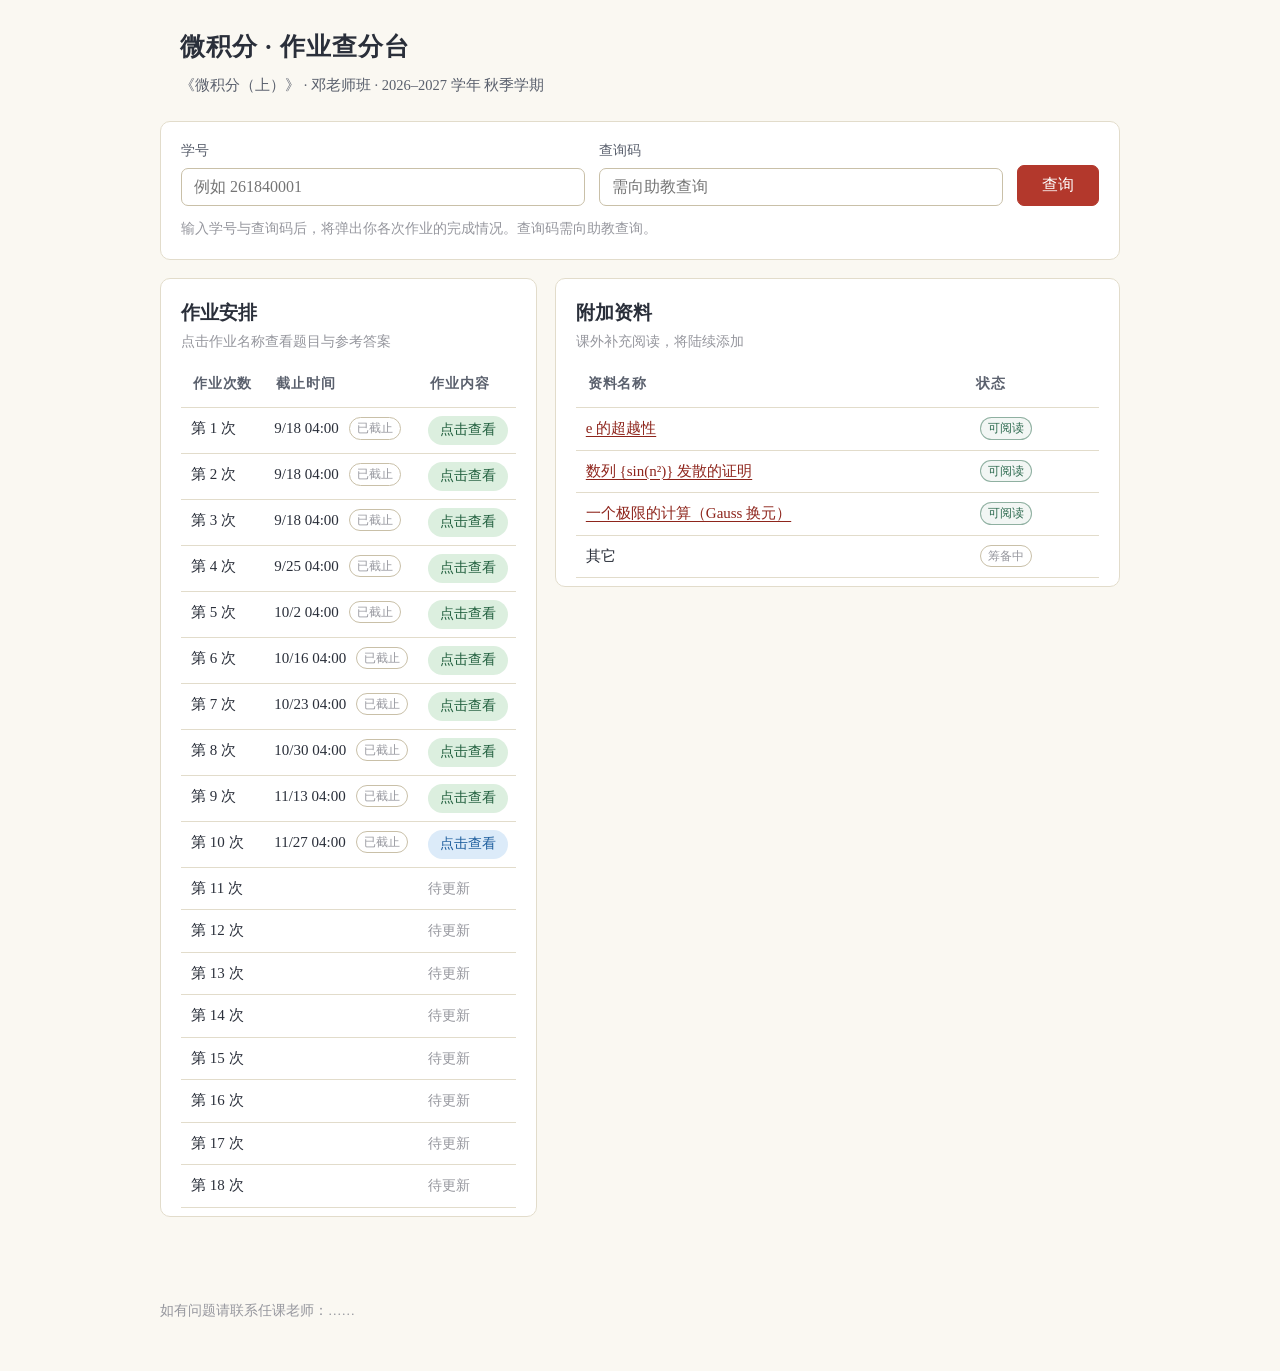
<file: index.html>
<!DOCTYPE html>
<html lang="zh-CN">
<head>
  <meta charset="UTF-8" />
  <meta name="viewport" content="width=device-width, initial-scale=1.0" />
  <title>微积分 · 作业查分台</title>
  <meta name="description" content="微积分课程作业完成情况与资料查询" />
  <link rel="icon" href="assets/img/favicon.svg" type="image/svg+xml" />
  <link rel="stylesheet" href="assets/vendor/katex/katex.min.css?v=20260908c" />
  <link rel="stylesheet" href="assets/css/style.css?v=20260908c" />
</head>
<body>
  <p id="demo-banner" class="demo-banner" hidden>
    演示模式：学号 <code>20260001</code> · 查询码 <code>20260001</code>
  </p>

  <header class="topbar">
    <h1 id="site-title">微积分 · 作业查分台</h1>
    <p class="topbar-sub" id="site-sub"></p>
  </header>

  <main class="page">
    <!-- 主页 -->
    <section id="view-home" class="view" data-view="home">
      <section class="login-band" aria-label="学生查询">
        <form id="login-form" class="login-form" novalidate>
          <label>
            <span>学号</span>
            <input id="login-sid" name="sid" type="text" inputmode="numeric" autocomplete="off"
                   placeholder="例如 261840001" required />
          </label>
          <label>
            <span>查询码</span>
            <input id="login-code" name="code" type="password" autocomplete="off"
                   placeholder="需向助教查询" required />
          </label>
          <button class="btn" type="submit">查询</button>
        </form>
        <p class="login-note">输入学号与查询码后，将弹出你各次作业的完成情况。查询码需向助教查询。</p>
        <p class="form-error" id="login-error" role="alert" hidden></p>
        <p class="whoami" id="whoami" hidden></p>
      </section>

      <div class="cols">
        <section class="panel" aria-labelledby="assign-head">
          <div class="panel-head">
            <h2 id="assign-head">作业安排</h2>
            <span class="muted">点击作业名称查看题目与参考答案</span>
          </div>
          <div class="table-wrap">
            <table class="tbl">
              <thead>
                <tr><th>作业次数</th><th>截止时间</th><th>作业内容</th></tr>
              </thead>
              <tbody id="assign-rows"></tbody>
            </table>
          </div>
        </section>

        <section class="panel" aria-labelledby="material-head">
          <div class="panel-head">
            <h2 id="material-head">附加资料</h2>
            <span class="muted">课外补充阅读，将陆续添加</span>
          </div>
          <div class="table-wrap">
            <table class="tbl">
              <thead>
                <tr><th>资料名称</th><th>状态</th></tr>
              </thead>
              <tbody id="material-rows"></tbody>
            </table>
          </div>
        </section>
      </div>
    </section>

    <!-- 作业详情 -->
    <section id="view-assignment" class="view" data-view="work" hidden>
      <p><a class="back" href="#/home">← 返回作业安排</a></p>
      <h2 id="work-title"></h2>
      <p class="muted" id="work-due"></p>
      <section class="paper" id="work-content" aria-label="作业题目"></section>
      <section class="paper" id="work-answer" aria-label="参考答案"></section>
    </section>

    <!-- 附加资料详情 -->
    <section id="view-material" class="view" data-view="material" hidden>
      <p><a class="back" href="#/home">← 返回主页</a></p>
      <h2 id="mat-title"></h2>
      <article class="paper" id="mat-content"></article>
    </section>
  </main>

  <footer class="footer">
    <p id="footer-contact"></p>
  </footer>

  <!-- 完成情况弹窗 -->
  <div class="modal-mask" id="status-modal" hidden>
    <div class="modal" role="dialog" aria-modal="true" aria-labelledby="status-modal-title">
      <div class="modal-head">
        <h2 id="status-modal-title">完成情况</h2>
        <button class="modal-close" id="modal-close" type="button" aria-label="关闭">×</button>
      </div>
      <p class="modal-note" id="modal-note"></p>
      <div class="table-wrap">
        <table class="tbl">
          <thead>
            <tr><th>作业次数</th><th>截止时间</th><th>完成状态</th><th>成绩</th><th>批注</th></tr>
          </thead>
          <tbody id="status-rows"></tbody>
        </table>
      </div>
        <p class="modal-note">成绩按档次给分：A 表示正确率 80% 以上，B 表示 60% 以上，C 表示 60% 以下；补交的显示「补交」．</p>
    </div>
  </div>

  <script src="assets/js/crypto-core.js?v=20261017a"></script>
  <script src="assets/vendor/marked/marked.min.js?v=20261017a"></script>
  <script src="assets/vendor/katex/katex.min.js?v=20261017a"></script>
  <script src="assets/js/app.js?v=20261017a"></script>
</body>
</html>
</file>
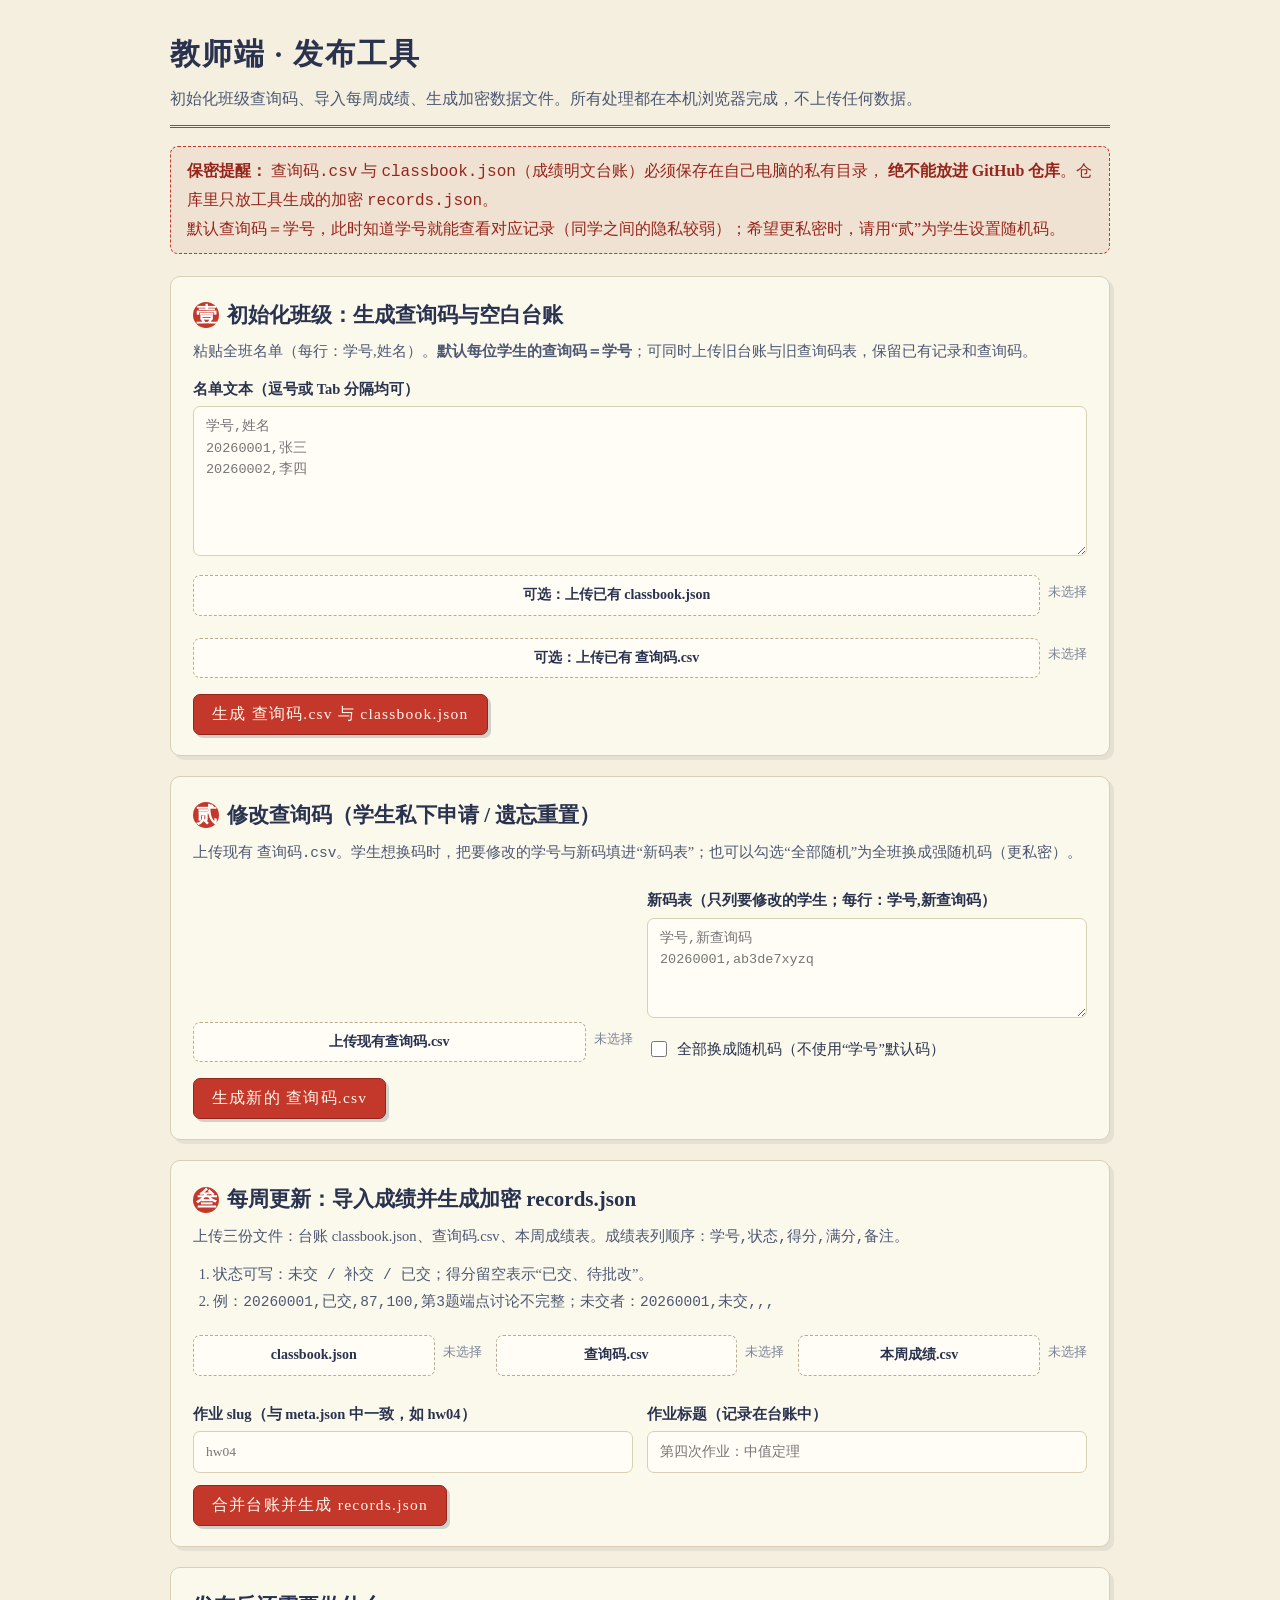
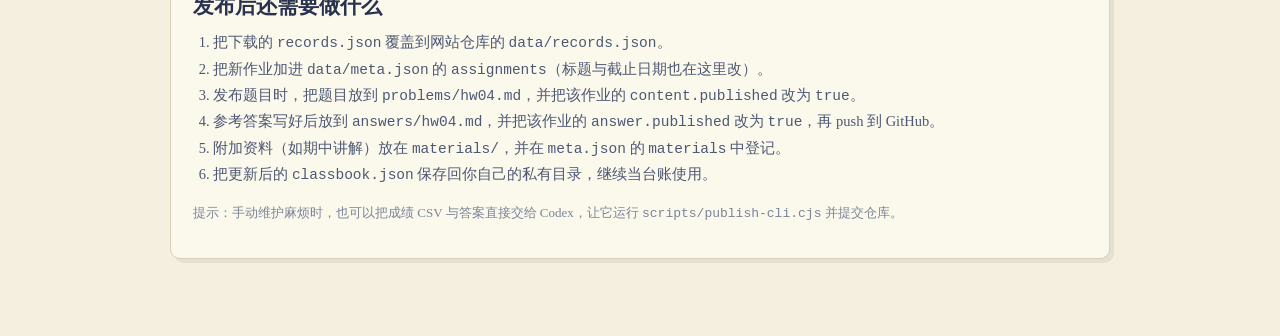
<file: tools/publish.html>
<!DOCTYPE html>
<html lang="zh-CN">
<head>
  <meta charset="UTF-8" />
  <meta name="viewport" content="width=device-width, initial-scale=1.0" />
  <title>教师端 · 发布工具</title>
  <style>
    :root {
      --ink: #29324e; --paper: #f4efdf; --paper2: #fbf8ec;
      --line: #d9cfb4; --red: #c3382b; --red-dark: #96251c;
      --green: #256b4b; --amber: #9a6a16;
    }
    * { box-sizing: border-box; }
    body {
      margin: 0; background: var(--paper); color: var(--ink);
      font-family: "Songti SC", "Noto Serif CJK SC", "SimSun", serif;
      font-size: 16px; line-height: 1.75;
    }
    .wrap { max-width: 980px; margin: 0 auto; padding: 28px 20px 70px; }
    header { border-bottom: 3px double var(--red); padding-bottom: 12px; margin-bottom: 18px; }
    header h1 { margin: 0; font-size: 30px; font-family: "Kaiti SC", "STKaiti", "KaiTi", serif; letter-spacing: .06em; }
    header p { margin: 4px 0 0; color: #4d5874; }
    .warn {
      border: 1.5px dashed var(--red); background: rgba(195,56,43,.07);
      padding: 10px 16px; border-radius: 8px; margin: 12px 0 22px; color: var(--red-dark);
    }
    .panel {
      background: var(--paper2); border: 1.5px solid var(--line);
      border-radius: 10px; padding: 20px 22px; margin-bottom: 20px;
      box-shadow: 4px 4px 0 rgba(41,50,78,.08);
    }
    .panel h2 { margin: 0 0 6px; font-family: "Kaiti SC","STKaiti","KaiTi",serif; font-size: 21px; }
    .panel > .desc { margin: 0 0 12px; color: #4d5874; font-size: 14.5px; }
    label { display: block; margin: 10px 0 4px; font-weight: 700; font-size: 14.5px; }
    textarea, input[type="text"] {
      width: 100%; border: 1.5px solid var(--line); border-radius: 7px;
      padding: 9px 12px; font: 13.5px/1.6 Consolas, Menlo, monospace;
      background: #fffdf6; color: var(--ink);
    }
    textarea { min-height: 150px; resize: vertical; }
    input[type="text"] { font-family: inherit; }
    .row { display: flex; gap: 14px; flex-wrap: wrap; align-items: flex-end; }
    .row > div { flex: 1 1 220px; }
    .btn {
      display: inline-block; border: 1.5px solid var(--red-dark); background: var(--red);
      color: #fff8ec; padding: 9px 18px; border-radius: 7px; cursor: pointer;
      font-size: 15.5px; font-family: "Kaiti SC","STKaiti","KaiTi",serif; letter-spacing: .08em;
      margin-top: 12px; box-shadow: 3px 3px 0 rgba(41,50,78,.2);
    }
    .btn:hover { background: var(--red-dark); }
    .btn:disabled { opacity: .5; cursor: not-allowed; }
    .btn.ghost {
      background: transparent; color: var(--ink); border-color: #b9ad90; box-shadow: none;
    }
    .filebox { display: flex; gap: 8px; align-items: center; }
    .filebox input[type="file"] { display: none; }
    .filelabel {
      border: 1.5px dashed #b9ad90; border-radius: 7px; padding: 7px 14px; cursor: pointer;
      background: #fffdf6; font-size: 14px; text-align: center; flex: 1;
    }
    .fname { font-size: 13px; color: #7b8498; word-break: break-all; }
    .log {
      margin-top: 14px; padding: 10px 14px; border-radius: 7px; font-size: 14px;
      background: rgba(37,107,75,.09); border: 1px solid var(--green); color: #1f563c;
      white-space: pre-wrap; font-family: Consolas, Menlo, monospace; display: none;
    }
    .log.error { background: rgba(195,56,43,.08); border-color: var(--red); color: var(--red-dark); }
    .log.warn { background: rgba(154,106,22,.1); border-color: var(--amber); color: #6d4a0b; }
    ol.tips { margin: 4px 0 0; padding-left: 1.4em; color: #4d5874; font-size: 14.5px; }
    .small { font-size: 13px; color: #7b8498; }
    .step { display: inline-flex; align-items: center; justify-content: center; width: 26px; height: 26px;
      border-radius: 50%; background: var(--red); color: #fff; font-weight: 700; margin-right: 8px; }
    .chk { display: inline-flex; align-items: center; gap: 7px; margin: 10px 0 0; font-weight: 400; }
    .chk input { width: 16px; height: 16px; }
  </style>
</head>
<body>
  <div class="wrap">
    <header>
      <h1>教师端 · 发布工具</h1>
      <p>初始化班级查询码、导入每周成绩、生成加密数据文件。所有处理都在本机浏览器完成，不上传任何数据。</p>
    </header>

    <div class="warn">
      <strong>保密提醒：</strong> <code>查询码.csv</code> 与 <code>classbook.json</code>（成绩明文台账）必须保存在自己电脑的私有目录，
      <b>绝不能放进 GitHub 仓库</b>。仓库里只放工具生成的加密 <code>records.json</code>。
      <br />默认查询码＝学号，此时知道学号就能查看对应记录（同学之间的隐私较弱）；希望更私密时，请用“贰”为学生设置随机码。
    </div>

    <!-- ① 初始化 -->
    <section class="panel">
      <h2><span class="step">壹</span>初始化班级：生成查询码与空白台账</h2>
      <p class="desc">粘贴全班名单（每行：学号,姓名）。<b>默认每位学生的查询码＝学号</b>；可同时上传旧台账与旧查询码表，保留已有记录和查询码。</p>
      <label for="roster">名单文本（逗号或 Tab 分隔均可）</label>
      <textarea id="roster" placeholder="学号,姓名&#10;20260001,张三&#10;20260002,李四"></textarea>
      <div class="filebox">
        <label class="filelabel" for="old-cb">可选：上传已有 classbook.json<input type="file" id="old-cb" accept=".json" /></label>
        <span class="fname" id="old-cb-name">未选择</span>
      </div>
      <div class="filebox" style="margin-top:8px">
        <label class="filelabel" for="old-keys">可选：上传已有 查询码.csv<input type="file" id="old-keys" accept=".csv,text/plain" /></label>
        <span class="fname" id="old-keys-name">未选择</span>
      </div>
      <button class="btn" id="btn-init" type="button">生成 查询码.csv 与 classbook.json</button>
      <div class="log" id="log-init"></div>
    </section>

    <!-- ② 改码 -->
    <section class="panel">
      <h2><span class="step">贰</span>修改查询码（学生私下申请 / 遗忘重置）</h2>
      <p class="desc">上传现有 <code>查询码.csv</code>。学生想换码时，把要修改的学号与新码填进“新码表”；也可以勾选“全部随机”为全班换成强随机码（更私密）。</p>
      <div class="row">
        <div class="filebox">
          <label class="filelabel" for="keys2">上传现有查询码.csv<input type="file" id="keys2" accept=".csv,text/plain" /></label>
          <span class="fname" id="keys2-name">未选择</span>
        </div>
        <div>
          <label for="newkeys">新码表（只列要修改的学生；每行：学号,新查询码）</label>
          <textarea id="newkeys" style="min-height:100px" placeholder="学号,新查询码&#10;20260001,ab3de7xyzq"></textarea>
          <label class="chk"><input type="checkbox" id="all-random" /> 全部换成随机码（不使用“学号”默认码）</label>
        </div>
      </div>
      <button class="btn" id="btn-rekey" type="button">生成新的 查询码.csv</button>
      <div class="log" id="log-rekey"></div>
    </section>

    <!-- ③ 发布 -->
    <section class="panel">
      <h2><span class="step">叁</span>每周更新：导入成绩并生成加密 records.json</h2>
      <p class="desc">上传三份文件：台账 classbook.json、查询码.csv、本周成绩表。成绩表列顺序：<code>学号,状态,得分,满分,备注</code>。</p>
      <ol class="tips">
        <li>状态可写：<code>未交 / 补交 / 已交</code>；得分留空表示“已交、待批改”。</li>
        <li>例：<code>20260001,已交,87,100,第3题端点讨论不完整</code>；未交者：<code>20260001,未交,,,</code></li>
      </ol>
      <div class="row" style="margin-top:10px">
        <div class="filebox">
          <label class="filelabel" for="cb3">classbook.json<input type="file" id="cb3" accept=".json" /></label>
          <span class="fname" id="cb3-name">未选择</span>
        </div>
        <div class="filebox">
          <label class="filelabel" for="keys3">查询码.csv<input type="file" id="keys3" accept=".csv,text/plain" /></label>
          <span class="fname" id="keys3-name">未选择</span>
        </div>
        <div class="filebox">
          <label class="filelabel" for="grades">本周成绩.csv<input type="file" id="grades" accept=".csv,text/plain" /></label>
          <span class="fname" id="grades-name">未选择</span>
        </div>
      </div>
      <div class="row" style="margin-top:12px">
        <div>
          <label for="slug">作业 slug（与 meta.json 中一致，如 hw04）</label>
          <input type="text" id="slug" placeholder="hw04" />
        </div>
        <div>
          <label for="awtitle">作业标题（记录在台账中）</label>
          <input type="text" id="awtitle" placeholder="第四次作业：中值定理" />
        </div>
      </div>
      <button class="btn" id="btn-publish" type="button">合并台账并生成 records.json</button>
      <div class="log" id="log-publish"></div>
    </section>

    <section class="panel">
      <h2>发布后还需要做什么</h2>
      <ol class="tips">
        <li>把下载的 <code>records.json</code> 覆盖到网站仓库的 <code>data/records.json</code>。</li>
        <li>把新作业加进 <code>data/meta.json</code> 的 <code>assignments</code>（标题与截止日期也在这里改）。</li>
        <li>发布题目时，把题目放到 <code>problems/hw04.md</code>，并把该作业的 <code>content.published</code> 改为 <code>true</code>。</li>
        <li>参考答案写好后放到 <code>answers/hw04.md</code>，并把该作业的 <code>answer.published</code> 改为 <code>true</code>，再 push 到 GitHub。</li>
        <li>附加资料（如期中讲解）放在 <code>materials/</code>，并在 <code>meta.json</code> 的 <code>materials</code> 中登记。</li>
        <li>把更新后的 <code>classbook.json</code> 保存回你自己的私有目录，继续当台账使用。</li>
      </ol>
      <p class="small">提示：手动维护麻烦时，也可以把成绩 CSV 与答案直接交给 Codex，让它运行 <code>scripts/publish-cli.cjs</code> 并提交仓库。</p>
    </section>
  </div>

  <script src="../assets/js/crypto-core.js"></script>
  <script src="../assets/js/publish-logic.js"></script>
  <script>
    (function () {
      "use strict";
      function download(filename, text) {
        var blob = new Blob([text], { type: "text/plain;charset=utf-8" });
        var a = document.createElement("a");
        a.href = URL.createObjectURL(blob);
        a.download = filename;
        document.body.appendChild(a);
        a.click();
        setTimeout(function () {
          URL.revokeObjectURL(a.href);
          a.remove();
        }, 300);
      }
      function readFile(file) {
        return new Promise(function (resolve, reject) {
          var r = new FileReader();
          r.onload = function () { resolve(String(r.result)); };
          r.onerror = function () { reject(new Error("文件读取失败")); };
          r.readAsText(file, "utf-8");
        });
      }
      function logTo(box, text, kind) {
        box.textContent = text;
        box.className = "log" + (kind ? " " + kind : "");
        box.style.display = "block";
      }
      function stamp() {
        var d = new Date();
        return d.getFullYear() + String(d.getMonth() + 1).padStart(2, "0") + String(d.getDate()).padStart(2, "0");
      }
      function showFileName(input, span) {
        input.addEventListener("change", function () {
          span.textContent = input.files && input.files[0] ? input.files[0].name : "未选择";
        });
      }
      showFileName(document.getElementById("old-cb"), document.getElementById("old-cb-name"));
      showFileName(document.getElementById("old-keys"), document.getElementById("old-keys-name"));
      showFileName(document.getElementById("keys2"), document.getElementById("keys2-name"));
      showFileName(document.getElementById("cb3"), document.getElementById("cb3-name"));
      showFileName(document.getElementById("keys3"), document.getElementById("keys3-name"));
      showFileName(document.getElementById("grades"), document.getElementById("grades-name"));

      function jsonText(obj) {
        return JSON.stringify(obj, null, 2);
      }

      /* 壹：初始化 */
      document.getElementById("btn-init").addEventListener("click", async function () {
        var box = document.getElementById("log-init");
        try {
          var text = document.getElementById("roster").value.trim();
          if (!text) { logTo(box, "请先粘贴名单（每行：学号,姓名）。", "error"); return; }
          var roster = CalcPublish.parseRoster(text);
          if (!roster.length) { logTo(box, "名单解析为空，请检查格式。", "error"); return; }

          var oldCb = null;
          var f = document.getElementById("old-cb").files[0];
          if (f) oldCb = JSON.parse(await readFile(f));
          var cb = CalcPublish.classbookFromRoster(roster, oldCb);

          var keysMap = {};
          var kf = document.getElementById("old-keys").files[0];
          if (kf) {
            var oldKeys = CalcPublish.parseKeys(await readFile(kf));
            oldKeys.list.forEach(function (k) { keysMap[k.sid] = k.code; });
          }
          cb.students.forEach(function (s) {
            if (!keysMap[s.sid]) keysMap[s.sid] = s.sid;
          });
          var keysCsv = CalcPublish.makeKeysCsv(cb.students, keysMap);
          download("查询码-" + stamp() + ".csv", keysCsv);
          download("classbook.json", jsonText(cb));
          logTo(box,
            "成功生成 " + cb.students.length + " 名学生的查询码" +
            (kf ? "（保留已有查询码；新增学生默认查询码＝学号）" : "（默认每位学生查询码＝学号）") + "。\n" +
            "下载了两个文件：\n" +
            "  · 查询码-*.csv  → 发布时上传到“叁”，切勿放进仓库；\n" +
            "  · classbook.json → 存放在私有目录作台账。");
        } catch (e) {
          logTo(box, "出错了：" + e.message, "error");
        }
      });

      /* 贰：修改查询码 */
      document.getElementById("btn-rekey").addEventListener("click", async function () {
        var box = document.getElementById("log-rekey");
        try {
          var f = document.getElementById("keys2").files[0];
          if (!f) { logTo(box, "请先上传现有 查询码.csv。", "error"); return; }
          var old = CalcPublish.parseKeys(await readFile(f));
          var newText = document.getElementById("newkeys").value.trim();
          var newRows = newText ? CalcPublish.parseTable(newText) : [];
          var newMap = {};
          var notFound = [];
          newRows.forEach(function (r) {
            if (r[0] && r[1]) {
              newMap[String(r[0]).trim()] = String(r[1]).trim();
              if (!old.map[String(r[0]).trim()]) notFound.push(String(r[0]).trim());
            }
          });
          var allRandom = document.getElementById("all-random").checked;
          if (!newText && !allRandom) {
            logTo(box, "请填写“新码表”（学号,新查询码），或勾选“全部换成随机码”。", "error");
            return;
          }
          var lines = ["学号,姓名,查询码"];
          var changed = 0;
          old.list.forEach(function (k) {
            var code;
            if (allRandom) code = CalcCrypto.randomCode(10);
            else if (newMap[k.sid]) code = newMap[k.sid];
            else code = k.code;
            if (code !== k.code) changed++;
            lines.push(k.sid + "," + (k.name || k.sid) + "," + code);
          });
          download("查询码-" + stamp() + ".csv", "\uFEFF" + lines.join("\r\n"));
          var msg =
            "已生成新查询码表，共 " + (lines.length - 1) + " 条，其中 " + changed + " 条发生修改。\n" +
            (allRandom ? "已为全部学生换成随机码。\n" : "未列入新码表的学生保持原码（默认＝学号）。\n") +
            "新码请私下告知学生，并重新运行“叁”生成 records.json 后发布。";
          if (notFound.length) msg += "\n提醒：新码表里有 " + notFound.length + " 个学号不在现有查询码表中：" + notFound.join("、");
          logTo(box, msg, notFound.length ? "warn" : "");
        } catch (e) {
          logTo(box, "出错了：" + e.message, "error");
        }
      });

      /* 叁：发布 */
      document.getElementById("btn-publish").addEventListener("click", async function () {
        var box = document.getElementById("log-publish");
        try {
          var cbFile = document.getElementById("cb3").files[0];
          var keysFile = document.getElementById("keys3").files[0];
          var gradeFile = document.getElementById("grades").files[0];
          var slug = document.getElementById("slug").value.trim();
          var title = document.getElementById("awtitle").value.trim();
          if (!cbFile || !keysFile || !gradeFile) {
            logTo(box, "请上传 classbook.json、查询码.csv、成绩表 CSV 三份文件。", "error");
            return;
          }
          if (!slug) { logTo(box, "请填写作业 slug，例如 hw04。", "error"); return; }
          var cb = JSON.parse(await readFile(cbFile));
          var keys = CalcPublish.parseKeys(await readFile(keysFile));
          var gradeText = await readFile(gradeFile);
          var grades = CalcPublish.parseGrades(gradeText);
          if (!grades.length) { logTo(box, "成绩表解析为空，请检查列格式：学号,状态,得分,满分,备注。", "error"); return; }
          var warnings = CalcPublish.mergeGrades(cb, grades, slug);
          cb.course = cb.course || {};
          cb.course.assignments = cb.course.assignments || [];
          if (title && !cb.course.assignments.some(function (a) { return a.slug === slug; })) {
            cb.course.assignments.push({ slug: slug, title: title });
          }
          var result = await CalcPublish.buildRecords(cb, keys.map);
          if (result.missingKeys && result.missingKeys.length) {
            logTo(box, "以下学生缺少查询码，无法加密：" + result.missingKeys.join("、") +
              "\n请先在“贰”中补齐，再重新发布。", "error");
            return;
          }
          download("classbook.json", jsonText(cb));
          download("records.json", jsonText(result));
          var msg =
            "成功合并 " + grades.length + " 条成绩（作业 " + slug + "）。\n" +
            "下载了两个文件：\n" +
            "  · classbook.json → 覆盖保存到你的私有目录；\n" +
            "  · records.json → 覆盖到网站仓库 data/records.json。\n" +
            "生成时间：" + result.generatedAt + "；学生数：" + result.studentCount;
          if (warnings.length) msg += "\n\n提醒：\n" + warnings.join("\n");
          logTo(box, msg, warnings.length ? "warn" : "");
        } catch (e) {
          logTo(box, "出错了：" + e.message, "error");
        }
      });
    })();
  </script>
</body>
</html>
</file>
<file: assets/css/style.css>
/* ============================================================
   微积分 · 作业查分台 —— 简约版
   ============================================================ */

:root {
  --bg: #faf8f2;
  --card: #ffffff;
  --line: #e2dccb;
  --line-strong: #c9c0a8;
  --ink: #2a2f3a;
  --ink-2: #5a606d;
  --ink-3: #96979e;
  --red: #b3382c;
  --red-dark: #8e251c;
  --amber: #8f6a13;
  --green: #2d6a4f;
  --orange: #ad4a15;
  --serif: "Source Han Serif SC", "Noto Serif CJK SC", "Songti SC", "STSong", "SimSun", serif;
  --num: "Palatino Linotype", "Book Antiqua", "Times New Roman", "Songti SC", serif;
}

* { box-sizing: border-box; }
[hidden] { display: none !important; }

html { -webkit-text-size-adjust: 100%; }

body {
  margin: 0;
  background: var(--bg);
  color: var(--ink);
  font-family: var(--serif);
  font-size: 16px;
  line-height: 1.7;
  -webkit-font-smoothing: antialiased;
}

::selection { background: rgba(179, 56, 44, 0.16); }
:focus-visible { outline: 2px solid var(--red); outline-offset: 2px; }

a { color: var(--red-dark); text-underline-offset: 3px; }
a:hover { color: var(--red); }
code { font-family: Consolas, Menlo, monospace; font-size: 0.9em; background: rgba(42, 47, 58, 0.06); padding: 0 4px; border-radius: 4px; }

.demo-banner {
  margin: 0;
  padding: 6px 14px;
  text-align: center;
  font-size: 13.5px;
  color: var(--amber);
  background: rgba(143, 106, 19, 0.08);
  border-bottom: 1px solid rgba(143, 106, 19, 0.2);
}
.demo-banner strong { font-weight: 700; }

.topbar {
  max-width: 1000px;
  margin: 0 auto;
  padding: 26px 40px 14px;
}
.topbar h1 {
  margin: 0;
  font-size: 25px;
  font-weight: 700;
  letter-spacing: 0.04em;
}
.topbar-sub { margin: 4px 0 0; color: var(--ink-2); font-size: 14.5px; }

.page {
  max-width: 1000px;
  margin: 0 auto;
  padding: 10px 20px 70px;
}

.view { animation: fade 0.25s ease-out both; }
@keyframes fade {
  from { opacity: 0; transform: translateY(4px); }
  to { opacity: 1; transform: none; }
}

/* ---------- 登录区 ---------- */
.login-band {
  background: var(--card);
  border: 1px solid var(--line);
  border-radius: 10px;
  padding: 18px 20px;
  margin-bottom: 18px;
}
.login-form {
  display: flex;
  gap: 14px;
  align-items: flex-end;
  flex-wrap: wrap;
}
.login-form label { display: block; flex: 1 1 190px; }
.login-form label span { display: block; font-size: 13.5px; color: var(--ink-2); margin-bottom: 5px; }
.login-form input {
  width: 100%;
  border: 1px solid var(--line-strong);
  border-radius: 7px;
  padding: 9px 12px;
  font-family: var(--num);
  font-size: 16px;
  background: #fff;
  color: var(--ink);
}
.login-form input:focus { border-color: var(--red); box-shadow: 0 0 0 2px rgba(179, 56, 44, 0.1); }
.btn {
  border: 1px solid var(--red);
  background: var(--red);
  color: #fff;
  border-radius: 7px;
  padding: 9px 24px;
  font-size: 16px;
  font-family: var(--serif);
  cursor: pointer;
}
.btn:hover { background: var(--red-dark); border-color: var(--red-dark); }
.btn:active { transform: translateY(1px); }
.btn:disabled { opacity: 0.55; cursor: not-allowed; }

.login-note { margin: 12px 0 0; color: var(--ink-3); font-size: 13.5px; }
.form-error { margin: 10px 0 0; color: var(--red-dark); font-size: 14px; }
.whoami { margin: 10px 0 0; font-size: 14.5px; color: var(--ink-2); }
.whoami button {
  border: 0;
  background: none;
  color: var(--red-dark);
  cursor: pointer;
  padding: 0 4px;
  font-size: 14px;
  text-decoration: underline;
}

/* ---------- 表格面板 ---------- */
.panel {
  background: var(--card);
  border: 1px solid var(--line);
  border-radius: 10px;
  padding: 18px 20px 8px;
  margin-bottom: 18px;
}
.cols {
  display: grid;
  grid-template-columns: minmax(350px, 2fr) minmax(320px, 3fr);
  gap: 18px;
  align-items: start;
}
.cols .panel { margin-bottom: 0; }
.cols .panel-head { display: block; }
.cols .panel-head h2 { margin-bottom: 2px; }
.cols .panel-head .muted { display: block; margin-bottom: 8px; }
.cols .tbl td { padding: 8px 10px; }
.panel-head {
  display: flex;
  justify-content: space-between;
  align-items: baseline;
  gap: 12px;
  flex-wrap: wrap;
  margin-bottom: 4px;
}
.panel-head h2 { margin: 0 0 8px; font-size: 19px; }
.muted { color: var(--ink-3); font-size: 13.5px; }

.table-wrap { overflow-x: auto; }
.tbl {
  width: 100%;
  border-collapse: collapse;
  font-size: 15px;
}
.tbl th, .tbl td {
  text-align: left;
  padding: 11px 12px;
  border-bottom: 1px solid var(--line);
  vertical-align: top;
}
.tbl th {
  font-weight: 600;
  color: var(--ink-2);
  font-size: 13.5px;
  white-space: nowrap;
  letter-spacing: 0.06em;
}
.tbl tbody tr:hover { background: rgba(42, 47, 58, 0.02); }
.tbl td.num, .tbl th.num { font-family: var(--num); white-space: nowrap; }
.tbl .empty { color: var(--ink-3); font-size: 14px; }

.tag {
  display: inline-block;
  margin-left: 6px;
  padding: 0 7px;
  border: 1px solid var(--line-strong);
  border-radius: 999px;
  color: var(--ink-3);
  font-size: 12px;
  vertical-align: 1px;
}
.tag-on { color: var(--green); border-color: rgba(45, 106, 79, 0.5); background: rgba(45, 106, 79, 0.06); }

.chip {
  display: inline-block;
  padding: 3px 12px;
  border-radius: 999px;
  font-size: 13.5px;
  white-space: nowrap;
}
a.chip { text-decoration: none; }
.chip-blue {
  background: #dcebf9;
  color: #1f5f9e;
}
.chip-blue:hover { background: #c9e0f5; color: #174a7d; }
.chip-green {
  background: #dcefdf;
  color: #22603f;
}
.chip-green:hover { background: #cce7d2; color: #194b31; }

.st-dot { display: inline-block; width: 7px; height: 7px; border-radius: 50%; margin-right: 6px; vertical-align: 2px; }
.st-missing { color: var(--red-dark); }
.st-missing .st-dot { background: var(--red); }
.st-submitted { color: var(--amber); }
.st-submitted .st-dot { background: var(--amber); }
.st-late { color: var(--orange); }
.st-late .st-dot { background: var(--orange); }
.st-graded { color: var(--green); }
.st-graded .st-dot { background: var(--green); }
.st-late-graded { color: var(--orange); }
.st-late-graded .st-dot { background: var(--orange); }
.st-pending { color: var(--ink-3); }
.st-pending .st-dot { background: var(--ink-3); }
.score { font-family: var(--num); font-size: 15px; }
.comment-cell { color: var(--ink-2); font-size: 14px; max-width: 260px; }

/* ---------- 详情页 ---------- */
.back { font-size: 14.5px; }
#view-assignment h2, #view-material h2 { margin: 6px 0 8px; font-size: 24px; }
.paper {
  background: var(--card);
  border: 1px solid var(--line);
  border-radius: 10px;
  padding: 26px 30px;
  margin: 18px 0;
}
.paper > *:first-child { margin-top: 0; }
.paper h1, .paper h2, .paper h3, .paper h4 { line-height: 1.45; }
.paper h1 { font-size: 21px; margin: 0 0 16px; padding-bottom: 8px; border-bottom: 1px solid var(--line); }
.paper h2 { font-size: 18px; margin: 24px 0 8px; }
.paper h3 { font-size: 16px; margin: 18px 0 6px; }
.paper p { margin: 10px 0; }
.paper ul, .paper ol { padding-left: 1.5em; }
.paper blockquote {
  margin: 16px 0;
  padding: 8px 14px;
  border-left: 3px solid var(--line-strong);
  background: rgba(42, 47, 58, 0.03);
  color: var(--ink-2);
  border-radius: 0 6px 6px 0;
}
.paper table { border-collapse: collapse; width: 100%; margin: 12px 0; font-size: 14.5px; }
.paper th, .paper td { border: 1px solid var(--line); padding: 6px 9px; text-align: left; }
.paper th { background: rgba(42, 47, 58, 0.04); }
.paper pre {
  background: rgba(42, 47, 58, 0.05);
  border: 1px solid var(--line);
  border-radius: 6px;
  padding: 10px 14px;
  overflow-x: auto;
  font-size: 13.5px;
}
.paper hr { border: 0; border-top: 1px solid var(--line); margin: 24px 0; }
.paper img { max-width: 100%; }
.paper .katex-display { margin: 12px 0; overflow-x: auto; overflow-y: hidden; }
.paper .math-inline { white-space: nowrap; }
.paper .math-display { display: block; text-align: center; margin: 12px 0; overflow-x: auto; overflow-y: hidden; }
.paper .empty-note { color: var(--ink-3); padding: 8px 0; }
.paper .answer-tag { color: var(--green); font-size: 14px; }
.paper .answer-block { border-top: 1px dashed var(--line); margin-top: 22px; padding-top: 14px; }

/* ---------- 弹窗 ---------- */
.modal-mask {
  position: fixed;
  inset: 0;
  z-index: 50;
  background: rgba(42, 47, 58, 0.45);
  display: flex;
  align-items: flex-start;
  justify-content: center;
  padding: 7vh 16px 20px;
  overflow-y: auto;
}
.modal {
  background: var(--card);
  border-radius: 10px;
  width: min(880px, 100%);
  box-shadow: 0 18px 50px rgba(0, 0, 0, 0.22);
  padding: 20px 22px 14px;
  animation: pop 0.2s ease-out both;
}
@keyframes pop {
  from { opacity: 0; transform: translateY(8px) scale(0.99); }
  to { opacity: 1; transform: none; }
}
.modal-head {
  display: flex;
  justify-content: space-between;
  align-items: center;
  margin-bottom: 4px;
}
.modal-head h2 { margin: 0; font-size: 19px; }
.modal-close {
  border: 0;
  background: none;
  font-size: 26px;
  line-height: 1;
  color: var(--ink-3);
  cursor: pointer;
  padding: 0 6px;
}
.modal-close:hover { color: var(--red); }
.modal-note { margin: 6px 0 10px; color: var(--ink-3); font-size: 13.5px; }
.modal .tbl td, .modal .tbl th { padding: 9px 10px; }

/* ---------- 页脚 ---------- */
.footer {
  max-width: 1000px;
  margin: 0 auto;
  padding: 0 20px 34px;
  color: var(--ink-3);
  font-size: 13.5px;
}

@media (prefers-reduced-motion: reduce) {
  *, *::before, *::after {
    animation-duration: 0.01ms !important;
    transition-duration: 0.01ms !important;
  }
}

@media (max-width: 620px) {
  .topbar { padding-top: 18px; }
  .page { padding-top: 4px; }
  .login-form { flex-direction: column; align-items: stretch; }
  .login-form label { flex: 0 0 auto; }
  .paper { padding: 18px 16px; }
  .modal-mask { padding-top: 4vh; }
}

@media (max-width: 860px) {
  .cols { grid-template-columns: 1fr; }
  .cols .panel { margin-bottom: 18px; }
}

@media print {
  body { background: #fff; }
  .login-band, .back, .modal-mask, .demo-banner, .footer { display: none !important; }
  .panel, .paper { border: 0; padding: 0; }
}
</file>
